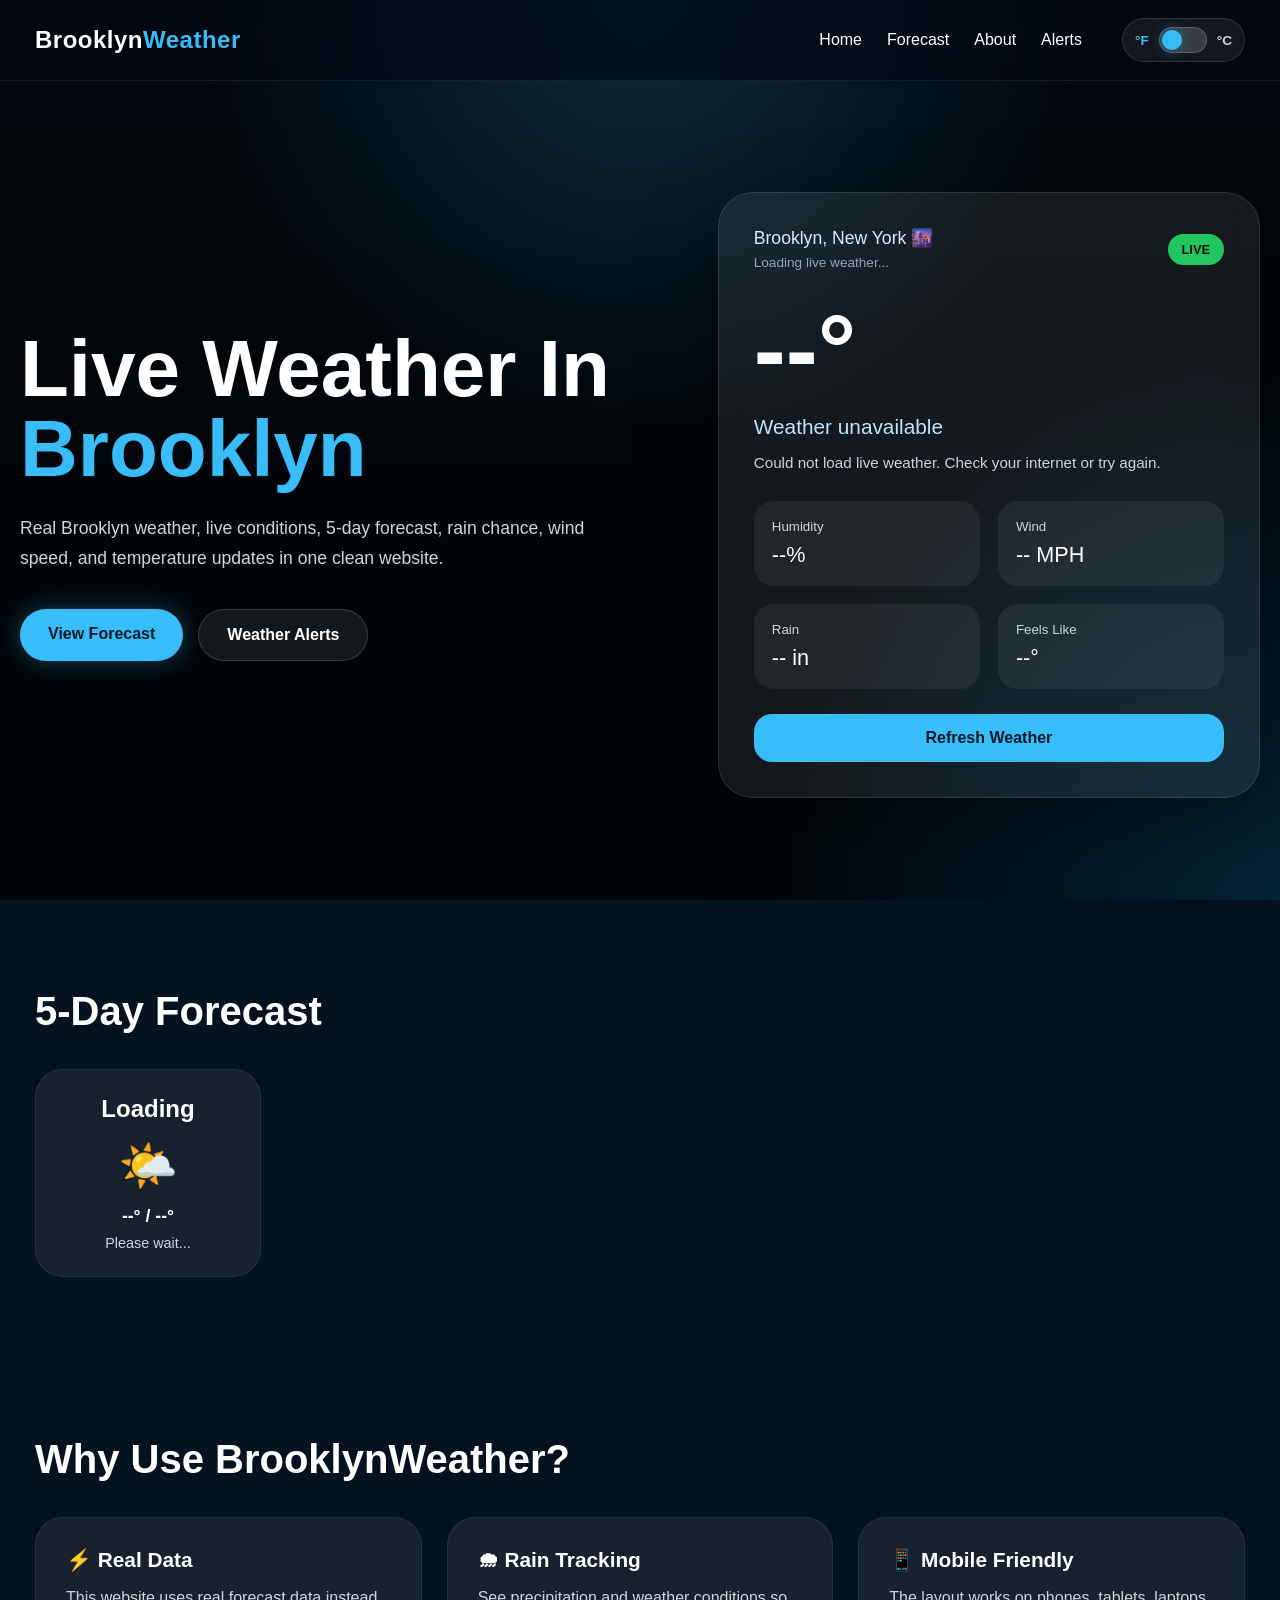
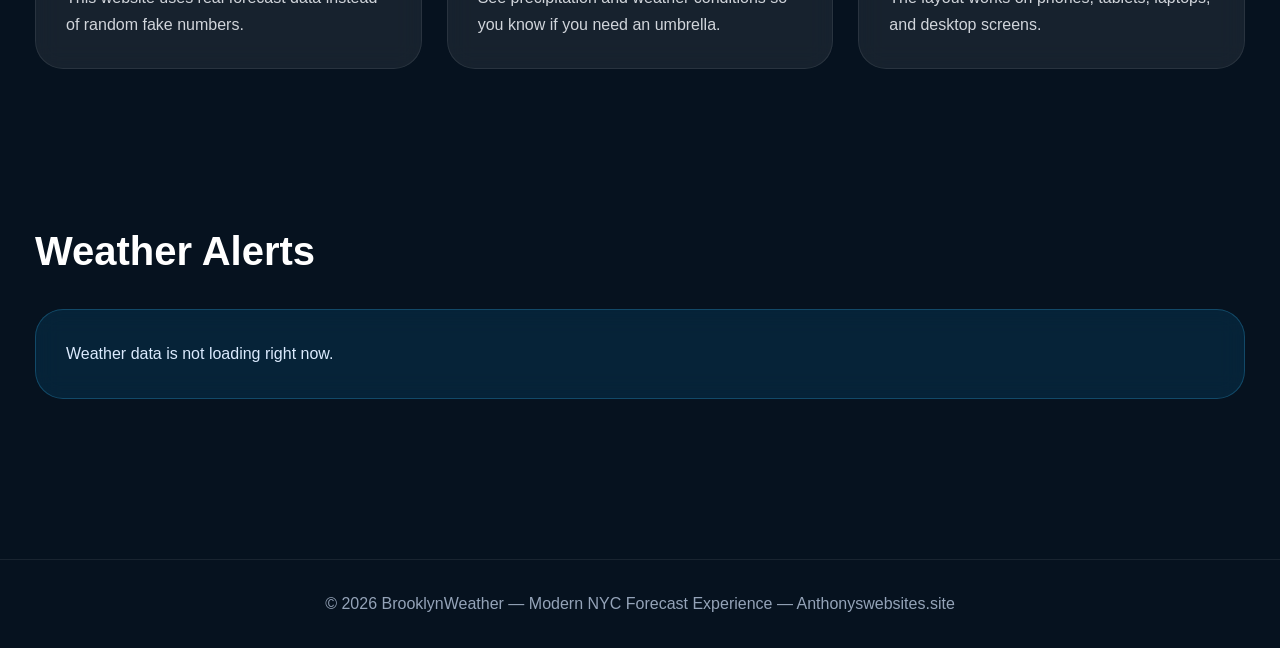
<file: index.html>
<!DOCTYPE html>
<html lang="en">
<head>
<meta charset="UTF-8" />
<meta name="viewport" content="width=device-width, initial-scale=1.0"/>
<meta http-equiv="Content-Security-Policy" content="default-src 'self'; connect-src 'self' https://api.open-meteo.com; img-src 'self' https://images.ctfassets.net data:; style-src 'self' 'unsafe-inline' https://fonts.googleapis.com; font-src 'self' https://fonts.gstatic.com; script-src 'self' 'unsafe-inline'; base-uri 'self'; object-src 'none'; frame-ancestors 'none'; upgrade-insecure-requests;">

<title>Brooklyn Weather | Live NYC Forecast</title>
<meta name="description" content="Check live Brooklyn weather, temperature, wind, rain, feels-like conditions, alerts, and a 5-day forecast for Brooklyn, New York.">
<meta name="theme-color" content="#06121f">

<link rel="preconnect" href="https://fonts.googleapis.com">
<link rel="preconnect" href="https://fonts.gstatic.com" crossorigin>
  <link rel="icon" type="image/png" sizes="32x32" href="favicon.png">
  <link rel="icon" type="image/x-icon" href="favicon.png">
  <link rel="apple-touch-icon" href="favicon.png">

<link href="https://fonts.googleapis.com/css2?family=Inter:wght@300;400;600;700;800&display=swap" rel="stylesheet">

<style>
*{
  margin:0;
  padding:0;
  box-sizing:border-box;
}

html{
  scroll-behavior:smooth;
}

body{
  font-family:'Inter',sans-serif;
  background:#06121f;
  color:white;
  overflow-x:hidden;
}

.bg{
  position:fixed;
  inset:0;
  background:
    linear-gradient(rgba(0,0,0,.55),rgba(0,0,0,.78)),
    url('https://images.ctfassets.net/1aemqu6a6t65/4bV6HSFbVMv7fk7hYLPTQF/f4e92af77d820eed565eb4317e166395/Boardwalk-Coney-Island-Brooklyn-NYC-Photo-Brittany-Petronella.jpg');
  background-size:cover;
  background-position:center;
  z-index:-2;
}

.overlay{
  position:fixed;
  inset:0;
  background:
    radial-gradient(circle at top,#38bdf833,transparent 40%),
    radial-gradient(circle at bottom right,#0ea5e933,transparent 35%);
  z-index:-1;
}

nav{
  position:sticky;
  top:0;
  z-index:1000;
  backdrop-filter:blur(14px);
  background:rgba(3,7,18,.65);
  border-bottom:1px solid rgba(255,255,255,.08);
}

.nav-inner{
  max-width:1250px;
  margin:auto;
  display:flex;
  justify-content:space-between;
  align-items:center;
  padding:18px 20px;
}

.logo{
  font-size:1.5rem;
  font-weight:800;
  letter-spacing:.5px;
}

.logo span{
  color:#38bdf8;
}

.links{
  display:flex;
  gap:25px;
}

.links a{
  text-decoration:none;
  color:white;
  font-weight:500;
  transition:.25s;
}

.links a:hover{
  color:#38bdf8;
}

.hero{
  min-height:92vh;
  display:flex;
  align-items:center;
  justify-content:center;
  padding:40px 20px;
}

.hero-content{
  width:100%;
  max-width:1250px;
  display:grid;
  grid-template-columns:1.1fr .9fr;
  gap:35px;
  align-items:center;
}

.left h1{
  font-size:5rem;
  line-height:1;
  font-weight:800;
  margin-bottom:25px;
}

.left h1 span{
  color:#38bdf8;
}

.left p{
  color:#d1d5db;
  font-size:1.1rem;
  max-width:600px;
  line-height:1.7;
}

.hero-buttons{
  display:flex;
  gap:15px;
  margin-top:35px;
  flex-wrap:wrap;
}

.btn{
  display:inline-block;
  text-decoration:none;
  padding:16px 28px;
  border-radius:999px;
  border:none;
  cursor:pointer;
  font-size:1rem;
  font-weight:700;
  transition:.25s;
}

.primary{
  background:#38bdf8;
  color:#071827;
  box-shadow:0 0 25px #38bdf855;
}

.primary:hover{
  transform:translateY(-3px) scale(1.03);
}

.secondary{
  background:rgba(255,255,255,.08);
  color:white;
  border:1px solid rgba(255,255,255,.15);
}

.secondary:hover{
  background:rgba(255,255,255,.15);
}

.weather-card{
  background:rgba(255,255,255,.08);
  border:1px solid rgba(255,255,255,.1);
  border-radius:35px;
  padding:35px;
  backdrop-filter:blur(18px);
  box-shadow:0 25px 80px rgba(0,0,0,.35);
}

.top{
  display:flex;
  justify-content:space-between;
  align-items:center;
  gap:15px;
  margin-bottom:25px;
}

.live{
  background:#22c55e;
  color:#02140a;
  padding:8px 14px;
  border-radius:999px;
  font-size:.8rem;
  font-weight:800;
}

.city{
  font-size:1.1rem;
  color:#dbeafe;
}

.updated{
  margin-top:6px;
  font-size:.85rem;
  color:#94a3b8;
}

.big-temp{
  font-size:6rem;
  font-weight:800;
  margin:10px 0;
}

.condition{
  font-size:1.3rem;
  color:#bae6fd;
}

.status{
  margin-top:15px;
  font-size:.95rem;
  color:#cbd5e1;
}

.stats{
  margin-top:30px;
  display:grid;
  grid-template-columns:1fr 1fr;
  gap:18px;
}

.stat{
  background:rgba(255,255,255,.06);
  border-radius:20px;
  padding:18px;
}

.stat small{
  color:#cbd5e1;
  display:block;
  margin-bottom:8px;
}

.stat .stat-value{
  font-size:1.35rem;
}

.refresh-btn{
  margin-top:25px;
  width:100%;
  padding:15px;
  border:none;
  border-radius:18px;
  cursor:pointer;
  background:#38bdf8;
  color:#071827;
  font-weight:800;
  font-size:1rem;
  transition:.25s;
}

.refresh-btn:hover{
  transform:translateY(-3px);
  box-shadow:0 0 20px #38bdf855;
}

.section{
  max-width:1250px;
  margin:auto;
  padding:80px 20px;
}

.section-title{
  font-size:2.5rem;
  margin-bottom:35px;
}

.forecast-grid{
  display:grid;
  grid-template-columns:repeat(5,1fr);
  gap:20px;
}

.day{
  background:rgba(255,255,255,.07);
  border:1px solid rgba(255,255,255,.08);
  border-radius:28px;
  padding:25px;
  text-align:center;
  backdrop-filter:blur(12px);
  transition:.25s;
}

.day:hover{
  transform:translateY(-8px);
  background:rgba(255,255,255,.12);
}

.day h2{
  margin-bottom:15px;
}

.icon{
  font-size:3rem;
  margin:12px 0;
}

.day-temp{
  font-size:1.1rem;
  font-weight:700;
}

.day-desc{
  margin-top:8px;
  color:#cbd5e1;
  font-size:.9rem;
}

.info-grid{
  display:grid;
  grid-template-columns:repeat(3,1fr);
  gap:25px;
}

.info-card{
  background:rgba(255,255,255,.07);
  padding:30px;
  border-radius:28px;
  border:1px solid rgba(255,255,255,.08);
  backdrop-filter:blur(12px);
}

.info-card h3{
  margin-bottom:12px;
  font-size:1.3rem;
}

.info-card p{
  color:#d1d5db;
  line-height:1.7;
}

.alert-box{
  background:rgba(14,165,233,.12);
  border:1px solid rgba(56,189,248,.25);
  padding:30px;
  border-radius:28px;
  line-height:1.7;
  color:#dbeafe;
  backdrop-filter:blur(12px);
}

footer{
  margin-top:80px;
  border-top:1px solid rgba(255,255,255,.08);
  padding:35px 20px;
  text-align:center;
  color:#94a3b8;
}

@media(max-width:1000px){
  .hero-content{
    grid-template-columns:1fr;
  }

  .left h1{
    font-size:3.7rem;
  }

  .forecast-grid{
    grid-template-columns:1fr 1fr;
  }

  .info-grid{
    grid-template-columns:1fr;
  }
}

@media(max-width:600px){
  .links{
    display:none;
  }

  .left h1{
    font-size:3rem;
  }

  .big-temp{
    font-size:4.5rem;
  }

  .forecast-grid{
    grid-template-columns:1fr;
  }

  .stats{
    grid-template-columns:1fr;
  }

  .hero{
    padding-top:25px;
  }

  .weather-card{
    padding:25px;
  }
}

.unit-toggle{
  display:flex;
  align-items:center;
  gap:10px;
  margin-left:20px;
  padding:8px 12px;
  border:1px solid rgba(255,255,255,.12);
  border-radius:999px;
  background:rgba(255,255,255,.07);
}

.unit-label{
  font-size:.85rem;
  font-weight:800;
  color:#cbd5e1;
}

.unit-label.active{
  color:#38bdf8;
}

.switch{
  position:relative;
  width:48px;
  height:26px;
  display:inline-block;
}

.switch input{
  opacity:0;
  width:0;
  height:0;
}

.slider{
  position:absolute;
  inset:0;
  cursor:pointer;
  background:rgba(255,255,255,.16);
  border:1px solid rgba(255,255,255,.18);
  border-radius:999px;
  transition:.25s;
}

.slider:before{
  content:"";
  position:absolute;
  width:20px;
  height:20px;
  left:2px;
  top:2px;
  background:#38bdf8;
  border-radius:50%;
  transition:.25s;
  box-shadow:0 0 12px #38bdf866;
}

.switch input:checked + .slider{
  background:rgba(56,189,248,.2);
}

.switch input:checked + .slider:before{
  transform:translateX(22px);
}

.nav-right{
  display:flex;
  align-items:center;
  gap:20px;
}

@media(max-width:700px){
  .nav-right{
    gap:10px;
  }

  .unit-toggle{
    margin-left:0;
    padding:7px 9px;
    gap:7px;
  }

  .unit-label{
    font-size:.75rem;
  }

  .switch{
    width:42px;
    height:24px;
  }

  .slider:before{
    width:18px;
    height:18px;
  }

  .switch input:checked + .slider:before{
    transform:translateX(18px);
  }
}

</style>
</head>

<body>

<div class="bg"></div>
<div class="overlay"></div>

<nav>
  <div class="nav-inner">
    <div class="logo">Brooklyn<span>Weather</span></div>

    <div class="nav-right">
      <div class="links">
        <a href="#home">Home</a>
        <a href="#forecast">Forecast</a>
        <a href="#about">About</a>
        <a href="#alerts">Alerts</a>
      </div>

      <div class="unit-toggle" aria-label="Temperature unit switch">
        <span class="unit-label active" id="fahrenheitLabel">°F</span>
        <label class="switch">
          <input type="checkbox" id="unitSwitch" aria-label="Switch between Fahrenheit and Celsius">
          <span class="slider"></span>
        </label>
        <span class="unit-label" id="celsiusLabel">°C</span>
      </div>
    </div>
  </div>
</nav>

<section class="hero" id="home">
  <div class="hero-content">

    <div class="left">
      <h1>
        Live Weather In <span>Brooklyn</span>
      </h1>

      <p>
        Real Brooklyn weather, live conditions, 5-day forecast,
        rain chance, wind speed, and temperature updates in one clean website.
      </p>

      <div class="hero-buttons">
        <a href="#forecast" class="btn primary">View Forecast</a>
        <a href="#alerts" class="btn secondary">Weather Alerts</a>
      </div>
    </div>

    <div class="weather-card">
      <div class="top">
        <div>
          <div class="city">Brooklyn, New York 🌆</div>
          <div class="updated" id="updated">Loading live weather...</div>
        </div>

        <div class="live">LIVE</div>
      </div>

      <div class="big-temp" id="temp">--°</div>

      <div class="condition" id="condition">
        Loading...
      </div>

      <div class="status" id="status">
        Getting Brooklyn weather data...
      </div>

      <div class="stats">
        <div class="stat">
          <small>Humidity</small>
          <div class="stat-value" id="humidity">--%</div>
        </div>

        <div class="stat">
          <small>Wind</small>
          <div class="stat-value" id="wind">-- MPH</div>
        </div>

        <div class="stat">
          <small>Rain</small>
          <div class="stat-value" id="rain">-- in</div>
        </div>

        <div class="stat">
          <small>Feels Like</small>
          <div class="stat-value" id="feels">--°</div>
        </div>
      </div>

      <button class="refresh-btn" onclick="getWeather()">
        Refresh Weather
      </button>
    </div>

  </div>
</section>

<section class="section" id="forecast">
  <h1 class="section-title">5-Day Forecast</h1>

  <div class="forecast-grid" id="forecastGrid">
    <div class="day">
      <h2>Loading</h2>
      <div class="icon">🌤️</div>
      <div class="day-temp">--° / --°</div>
      <div class="day-desc">Please wait...</div>
    </div>
  </div>
</section>

<section class="section" id="about">
  <h1 class="section-title">Why Use BrooklynWeather?</h1>

  <div class="info-grid">
    <div class="info-card">
      <h3>⚡ Real Data</h3>
      <p>
        This website uses real forecast data instead of random fake numbers.
      </p>
    </div>

    <div class="info-card">
      <h3>🌧 Rain Tracking</h3>
      <p>
        See precipitation and weather conditions so you know if you need an umbrella.
      </p>
    </div>

    <div class="info-card">
      <h3>📱 Mobile Friendly</h3>
      <p>
        The layout works on phones, tablets, laptops, and desktop screens.
      </p>
    </div>
  </div>
</section>

<section class="section" id="alerts">
  <h1 class="section-title">Weather Alerts</h1>

  <div class="alert-box" id="alertBox">
    Checking Brooklyn conditions...
  </div>
</section>

<footer>
  © 2026 BrooklynWeather — Modern NYC Forecast Experience — Anthonyswebsites.site
</footer>

<script>
const API_URL =
  "https://api.open-meteo.com/v1/forecast?latitude=40.6782&longitude=-73.9442&current=temperature_2m,relative_humidity_2m,apparent_temperature,precipitation,weather_code,wind_speed_10m&daily=weather_code,temperature_2m_max,temperature_2m_min,precipitation_sum&temperature_unit=fahrenheit&wind_speed_unit=mph&precipitation_unit=inch&timezone=America%2FNew_York";

let weatherData = null;
let currentUnit = localStorage.getItem("weatherUnit") || "F";

const weatherCodes = {
  0: ["☀️", "Clear Sky"],
  1: ["🌤️", "Mainly Clear"],
  2: ["⛅", "Partly Cloudy"],
  3: ["☁️", "Cloudy"],
  45: ["🌫️", "Foggy"],
  48: ["🌫️", "Foggy"],
  51: ["🌦️", "Light Drizzle"],
  53: ["🌦️", "Drizzle"],
  55: ["🌧️", "Heavy Drizzle"],
  61: ["🌧️", "Light Rain"],
  63: ["🌧️", "Rain"],
  65: ["🌧️", "Heavy Rain"],
  71: ["🌨️", "Light Snow"],
  73: ["🌨️", "Snow"],
  75: ["❄️", "Heavy Snow"],
  80: ["🌦️", "Rain Showers"],
  81: ["🌧️", "Rain Showers"],
  82: ["⛈️", "Heavy Showers"],
  95: ["⛈️", "Thunderstorm"],
  96: ["⛈️", "Thunderstorm"],
  99: ["⛈️", "Severe Thunderstorm"]
};

function getWeatherIcon(code){
  return weatherCodes[code] || ["🌤️", "Weather Update"];
}

function getDayName(dateString){
  const date = new Date(dateString + "T12:00:00");
  return date.toLocaleDateString("en-US", { weekday: "short" });
}

function getFullDate(dateString){
  const date = new Date(dateString + "T12:00:00");
  return date.toLocaleDateString("en-US", {
    month: "short",
    day: "numeric"
  });
}

function toCelsius(fahrenheit){
  return (fahrenheit - 32) * 5 / 9;
}

function formatTemp(fahrenheit){
  if(currentUnit === "C"){
    return Math.round(toCelsius(fahrenheit)) + "°C";
  }

  return Math.round(fahrenheit) + "°F";
}

function updateUnitUI(){
  const unitSwitch = document.getElementById("unitSwitch");
  const fahrenheitLabel = document.getElementById("fahrenheitLabel");
  const celsiusLabel = document.getElementById("celsiusLabel");

  if(unitSwitch){
    unitSwitch.checked = currentUnit === "C";
  }

  if(fahrenheitLabel && celsiusLabel){
    fahrenheitLabel.classList.toggle("active", currentUnit === "F");
    celsiusLabel.classList.toggle("active", currentUnit === "C");
  }
}

function renderWeather(){
  if(!weatherData){
    return;
  }

  const current = weatherData.current;
  const daily = weatherData.daily;
  const currentWeather = getWeatherIcon(current.weather_code);

  document.getElementById("temp").textContent = formatTemp(current.temperature_2m);
  document.getElementById("condition").textContent = currentWeather[0] + " " + currentWeather[1];
  document.getElementById("humidity").textContent = current.relative_humidity_2m + "%";
  document.getElementById("wind").textContent = Math.round(current.wind_speed_10m) + " MPH";
  document.getElementById("rain").textContent = current.precipitation + " in";
  document.getElementById("feels").textContent = formatTemp(current.apparent_temperature);

  document.getElementById("updated").textContent =
    "Updated: " + new Date(current.time).toLocaleString("en-US", {
      month:"short",
      day:"numeric",
      hour:"numeric",
      minute:"2-digit"
    });

  document.getElementById("status").textContent = "Live Brooklyn weather loaded successfully.";

  const forecastGrid = document.getElementById("forecastGrid");
  forecastGrid.innerHTML = "";

  for(let i = 0; i < 5; i++){
    const weather = getWeatherIcon(daily.weather_code[i]);
    const max = daily.temperature_2m_max[i];
    const min = daily.temperature_2m_min[i];
    const rain = daily.precipitation_sum[i];

    forecastGrid.innerHTML += `
      <div class="day">
        <h2>${getDayName(daily.time[i])}</h2>
        <p>${getFullDate(daily.time[i])}</p>
        <div class="icon">${weather[0]}</div>
        <div class="day-temp">${formatTemp(max)} / ${formatTemp(min)}</div>
        <div class="day-desc">${weather[1]}</div>
        <div class="day-desc">Rain: ${rain} in</div>
      </div>
    `;
  }

  const rainToday = daily.precipitation_sum[0];
  const windNow = current.wind_speed_10m;
  const codeNow = current.weather_code;
  const alertBox = document.getElementById("alertBox");

  if(codeNow >= 95){
    alertBox.textContent = "⛈️ Thunderstorm conditions are possible in Brooklyn. Stay safe and check local alerts.";
  } else if(rainToday > 0.1){
    alertBox.textContent = "🌧️ Rain is possible today in Brooklyn. Bring an umbrella.";
  } else if(windNow > 20){
    alertBox.textContent = "💨 It is windy in Brooklyn today. Be careful outside.";
  } else {
    alertBox.textContent = "✅ No major weather alert right now for Brooklyn.";
  }
}

async function getWeather(){
  const status = document.getElementById("status");
  const alertBox = document.getElementById("alertBox");

  try{
    status.textContent = "Updating weather...";
    alertBox.textContent = "Checking Brooklyn conditions...";

    const response = await fetch(API_URL);

    if(!response.ok){
      throw new Error("Weather API failed");
    }

    const data = await response.json();

    if(!data.current || !data.daily){
      throw new Error("Missing weather data");
    }

    weatherData = data;
    renderWeather();

  } catch(error){
    console.log(error);

    status.textContent = "Could not load live weather. Check your internet or try again.";
    alertBox.textContent = "Weather data is not loading right now.";
    document.getElementById("condition").textContent = "Weather unavailable";
  }
}

document.addEventListener("DOMContentLoaded", function(){
  const unitSwitch = document.getElementById("unitSwitch");

  updateUnitUI();

  if(unitSwitch){
    unitSwitch.addEventListener("change", function(){
      currentUnit = unitSwitch.checked ? "C" : "F";
      localStorage.setItem("weatherUnit", currentUnit);
      updateUnitUI();
      renderWeather();
    });
  }

  getWeather();
});
</script>

</body>
</html>
</file>
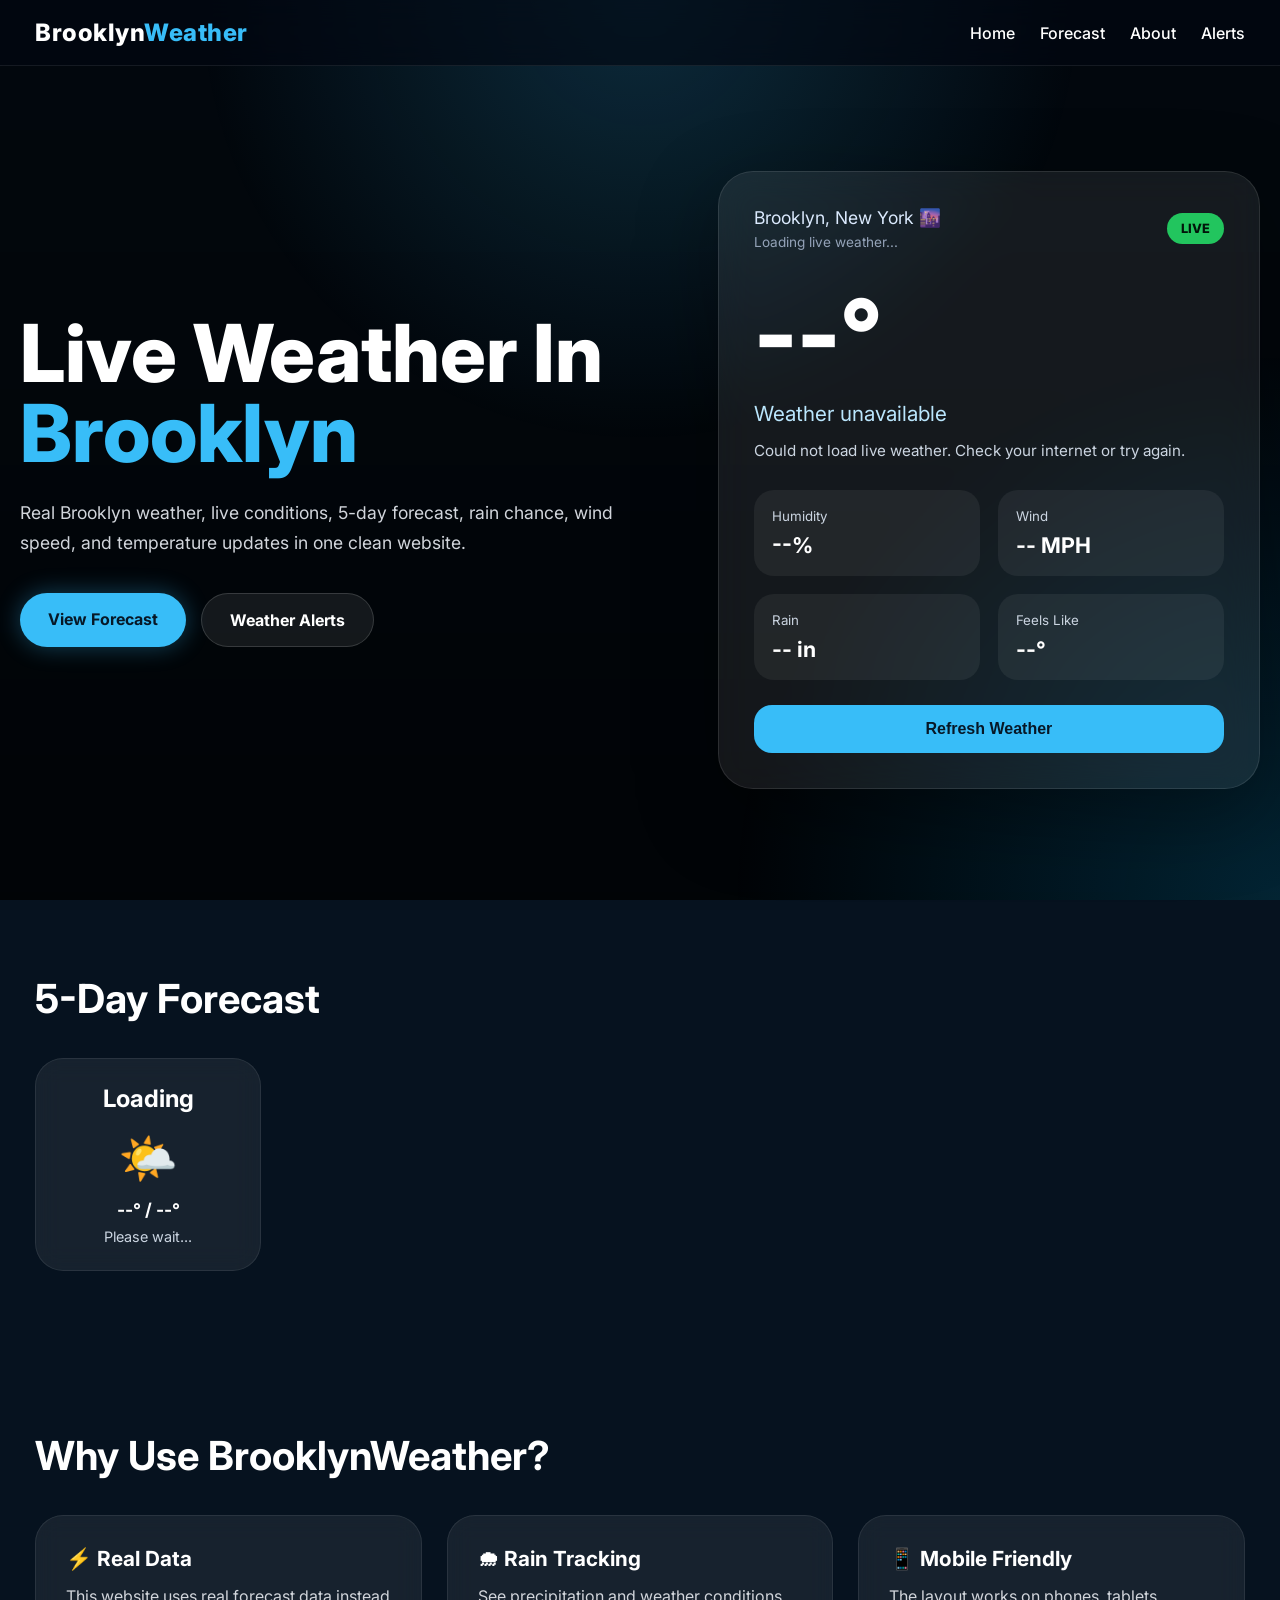
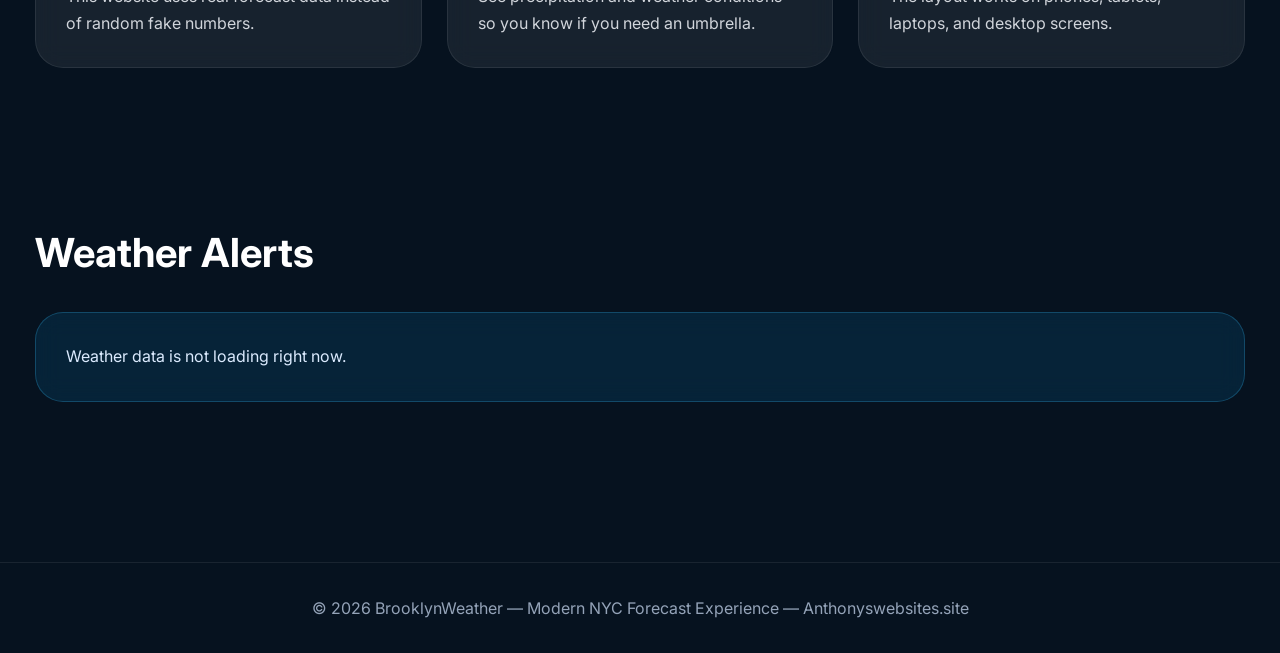
<file: idndww.html>
<!DOCTYPE html>
<html lang="en">
<head>
<meta charset="UTF-8" />
<meta name="viewport" content="width=device-width, initial-scale=1.0"/>

<title>Brooklyn Weather</title>

<link rel="preconnect" href="https://fonts.googleapis.com">
<link rel="preconnect" href="https://fonts.gstatic.com" crossorigin>

<link href="https://fonts.googleapis.com/css2?family=Inter:wght@300;400;600;700;800&display=swap" rel="stylesheet">

<style>
*{
  margin:0;
  padding:0;
  box-sizing:border-box;
}

html{
  scroll-behavior:smooth;
}

body{
  font-family:'Inter',sans-serif;
  background:#06121f;
  color:white;
  overflow-x:hidden;
}

.bg{
  position:fixed;
  inset:0;
  background:
    linear-gradient(rgba(0,0,0,.55),rgba(0,0,0,.78)),
    url('https://images.ctfassets.net/1aemqu6a6t65/4bV6HSFbVMv7fk7hYLPTQF/f4e92af77d820eed565eb4317e166395/Boardwalk-Coney-Island-Brooklyn-NYC-Photo-Brittany-Petronella.jpg');
  background-size:cover;
  background-position:center;
  z-index:-2;
}

.overlay{
  position:fixed;
  inset:0;
  background:
    radial-gradient(circle at top,#38bdf833,transparent 40%),
    radial-gradient(circle at bottom right,#0ea5e933,transparent 35%);
  z-index:-1;
}

nav{
  position:sticky;
  top:0;
  z-index:1000;
  backdrop-filter:blur(14px);
  background:rgba(3,7,18,.65);
  border-bottom:1px solid rgba(255,255,255,.08);
}

.nav-inner{
  max-width:1250px;
  margin:auto;
  display:flex;
  justify-content:space-between;
  align-items:center;
  padding:18px 20px;
}

.logo{
  font-size:1.5rem;
  font-weight:800;
  letter-spacing:.5px;
}

.logo span{
  color:#38bdf8;
}

.links{
  display:flex;
  gap:25px;
}

.links a{
  text-decoration:none;
  color:white;
  font-weight:500;
  transition:.25s;
}

.links a:hover{
  color:#38bdf8;
}

.hero{
  min-height:92vh;
  display:flex;
  align-items:center;
  justify-content:center;
  padding:40px 20px;
}

.hero-content{
  width:100%;
  max-width:1250px;
  display:grid;
  grid-template-columns:1.1fr .9fr;
  gap:35px;
  align-items:center;
}

.left h1{
  font-size:5rem;
  line-height:1;
  font-weight:800;
  margin-bottom:25px;
}

.left h1 span{
  color:#38bdf8;
}

.left p{
  color:#d1d5db;
  font-size:1.1rem;
  max-width:600px;
  line-height:1.7;
}

.hero-buttons{
  display:flex;
  gap:15px;
  margin-top:35px;
  flex-wrap:wrap;
}

.btn{
  display:inline-block;
  text-decoration:none;
  padding:16px 28px;
  border-radius:999px;
  border:none;
  cursor:pointer;
  font-size:1rem;
  font-weight:700;
  transition:.25s;
}

.primary{
  background:#38bdf8;
  color:#071827;
  box-shadow:0 0 25px #38bdf855;
}

.primary:hover{
  transform:translateY(-3px) scale(1.03);
}

.secondary{
  background:rgba(255,255,255,.08);
  color:white;
  border:1px solid rgba(255,255,255,.15);
}

.secondary:hover{
  background:rgba(255,255,255,.15);
}

.weather-card{
  background:rgba(255,255,255,.08);
  border:1px solid rgba(255,255,255,.1);
  border-radius:35px;
  padding:35px;
  backdrop-filter:blur(18px);
  box-shadow:0 25px 80px rgba(0,0,0,.35);
}

.top{
  display:flex;
  justify-content:space-between;
  align-items:center;
  gap:15px;
  margin-bottom:25px;
}

.live{
  background:#22c55e;
  color:#02140a;
  padding:8px 14px;
  border-radius:999px;
  font-size:.8rem;
  font-weight:800;
}

.city{
  font-size:1.1rem;
  color:#dbeafe;
}

.updated{
  margin-top:6px;
  font-size:.85rem;
  color:#94a3b8;
}

.big-temp{
  font-size:6rem;
  font-weight:800;
  margin:10px 0;
}

.condition{
  font-size:1.3rem;
  color:#bae6fd;
}

.status{
  margin-top:15px;
  font-size:.95rem;
  color:#cbd5e1;
}

.stats{
  margin-top:30px;
  display:grid;
  grid-template-columns:1fr 1fr;
  gap:18px;
}

.stat{
  background:rgba(255,255,255,.06);
  border-radius:20px;
  padding:18px;
}

.stat small{
  color:#cbd5e1;
  display:block;
  margin-bottom:8px;
}

.stat h3{
  font-size:1.35rem;
}

.refresh-btn{
  margin-top:25px;
  width:100%;
  padding:15px;
  border:none;
  border-radius:18px;
  cursor:pointer;
  background:#38bdf8;
  color:#071827;
  font-weight:800;
  font-size:1rem;
  transition:.25s;
}

.refresh-btn:hover{
  transform:translateY(-3px);
  box-shadow:0 0 20px #38bdf855;
}

.section{
  max-width:1250px;
  margin:auto;
  padding:80px 20px;
}

.section-title{
  font-size:2.5rem;
  margin-bottom:35px;
}

.forecast-grid{
  display:grid;
  grid-template-columns:repeat(5,1fr);
  gap:20px;
}

.day{
  background:rgba(255,255,255,.07);
  border:1px solid rgba(255,255,255,.08);
  border-radius:28px;
  padding:25px;
  text-align:center;
  backdrop-filter:blur(12px);
  transition:.25s;
}

.day:hover{
  transform:translateY(-8px);
  background:rgba(255,255,255,.12);
}

.day h2{
  margin-bottom:15px;
}

.icon{
  font-size:3rem;
  margin:12px 0;
}

.day-temp{
  font-size:1.1rem;
  font-weight:700;
}

.day-desc{
  margin-top:8px;
  color:#cbd5e1;
  font-size:.9rem;
}

.info-grid{
  display:grid;
  grid-template-columns:repeat(3,1fr);
  gap:25px;
}

.info-card{
  background:rgba(255,255,255,.07);
  padding:30px;
  border-radius:28px;
  border:1px solid rgba(255,255,255,.08);
  backdrop-filter:blur(12px);
}

.info-card h3{
  margin-bottom:12px;
  font-size:1.3rem;
}

.info-card p{
  color:#d1d5db;
  line-height:1.7;
}

.alert-box{
  background:rgba(14,165,233,.12);
  border:1px solid rgba(56,189,248,.25);
  padding:30px;
  border-radius:28px;
  line-height:1.7;
  color:#dbeafe;
  backdrop-filter:blur(12px);
}

footer{
  margin-top:80px;
  border-top:1px solid rgba(255,255,255,.08);
  padding:35px 20px;
  text-align:center;
  color:#94a3b8;
}

@media(max-width:1000px){
  .hero-content{
    grid-template-columns:1fr;
  }

  .left h1{
    font-size:3.7rem;
  }

  .forecast-grid{
    grid-template-columns:1fr 1fr;
  }

  .info-grid{
    grid-template-columns:1fr;
  }
}

@media(max-width:600px){
  .links{
    display:none;
  }

  .left h1{
    font-size:3rem;
  }

  .big-temp{
    font-size:4.5rem;
  }

  .forecast-grid{
    grid-template-columns:1fr;
  }

  .stats{
    grid-template-columns:1fr;
  }

  .hero{
    padding-top:25px;
  }

  .weather-card{
    padding:25px;
  }
}
</style>
</head>

<body>

<div class="bg"></div>
<div class="overlay"></div>

<nav>
  <div class="nav-inner">
    <div class="logo">Brooklyn<span>Weather</span></div>

    <div class="links">
      <a href="#home">Home</a>
      <a href="#forecast">Forecast</a>
      <a href="#about">About</a>
      <a href="#alerts">Alerts</a>
    </div>
  </div>
</nav>

<section class="hero" id="home">
  <div class="hero-content">

    <div class="left">
      <h1>
        Live Weather In <span>Brooklyn</span>
      </h1>

      <p>
        Real Brooklyn weather, live conditions, 5-day forecast,
        rain chance, wind speed, and temperature updates in one clean website.
      </p>

      <div class="hero-buttons">
        <a href="#forecast" class="btn primary">View Forecast</a>
        <a href="#alerts" class="btn secondary">Weather Alerts</a>
      </div>
    </div>

    <div class="weather-card">
      <div class="top">
        <div>
          <div class="city">Brooklyn, New York 🌆</div>
          <div class="updated" id="updated">Loading live weather...</div>
        </div>

        <div class="live">LIVE</div>
      </div>

      <div class="big-temp" id="temp">--°</div>

      <div class="condition" id="condition">
        Loading...
      </div>

      <div class="status" id="status">
        Getting Brooklyn weather data...
      </div>

      <div class="stats">
        <div class="stat">
          <small>Humidity</small>
          <h3 id="humidity">--%</h3>
        </div>

        <div class="stat">
          <small>Wind</small>
          <h3 id="wind">-- MPH</h3>
        </div>

        <div class="stat">
          <small>Rain</small>
          <h3 id="rain">-- in</h3>
        </div>

        <div class="stat">
          <small>Feels Like</small>
          <h3 id="feels">--°</h3>
        </div>
      </div>

      <button class="refresh-btn" onclick="getWeather()">
        Refresh Weather
      </button>
    </div>

  </div>
</section>

<section class="section" id="forecast">
  <h1 class="section-title">5-Day Forecast</h1>

  <div class="forecast-grid" id="forecastGrid">
    <div class="day">
      <h2>Loading</h2>
      <div class="icon">🌤️</div>
      <div class="day-temp">--° / --°</div>
      <div class="day-desc">Please wait...</div>
    </div>
  </div>
</section>

<section class="section" id="about">
  <h1 class="section-title">Why Use BrooklynWeather?</h1>

  <div class="info-grid">
    <div class="info-card">
      <h3>⚡ Real Data</h3>
      <p>
        This website uses real forecast data instead of random fake numbers.
      </p>
    </div>

    <div class="info-card">
      <h3>🌧 Rain Tracking</h3>
      <p>
        See precipitation and weather conditions so you know if you need an umbrella.
      </p>
    </div>

    <div class="info-card">
      <h3>📱 Mobile Friendly</h3>
      <p>
        The layout works on phones, tablets, laptops, and desktop screens.
      </p>
    </div>
  </div>
</section>

<section class="section" id="alerts">
  <h1 class="section-title">Weather Alerts</h1>

  <div class="alert-box" id="alertBox">
    Checking Brooklyn conditions...
  </div>
</section>

<footer>
  © 2026 BrooklynWeather — Modern NYC Forecast Experience — Anthonyswebsites.site
</footer>

<script>
const API_URL =
  "https://api.open-meteo.com/v1/forecast?latitude=40.6782&longitude=-73.9442&current=temperature_2m,relative_humidity_2m,apparent_temperature,precipitation,weather_code,wind_speed_10m&daily=weather_code,temperature_2m_max,temperature_2m_min,precipitation_sum&temperature_unit=fahrenheit&wind_speed_unit=mph&precipitation_unit=inch&timezone=America%2FNew_York";

const weatherCodes = {
  0: ["☀️", "Clear Sky"],
  1: ["🌤️", "Mainly Clear"],
  2: ["⛅", "Partly Cloudy"],
  3: ["☁️", "Cloudy"],
  45: ["🌫️", "Foggy"],
  48: ["🌫️", "Foggy"],
  51: ["🌦️", "Light Drizzle"],
  53: ["🌦️", "Drizzle"],
  55: ["🌧️", "Heavy Drizzle"],
  61: ["🌧️", "Light Rain"],
  63: ["🌧️", "Rain"],
  65: ["🌧️", "Heavy Rain"],
  71: ["🌨️", "Light Snow"],
  73: ["🌨️", "Snow"],
  75: ["❄️", "Heavy Snow"],
  80: ["🌦️", "Rain Showers"],
  81: ["🌧️", "Rain Showers"],
  82: ["⛈️", "Heavy Showers"],
  95: ["⛈️", "Thunderstorm"],
  96: ["⛈️", "Thunderstorm"],
  99: ["⛈️", "Severe Thunderstorm"]
};

function getWeatherIcon(code){
  return weatherCodes[code] || ["🌤️", "Weather Update"];
}

function getDayName(dateString){
  const date = new Date(dateString + "T12:00:00");
  return date.toLocaleDateString("en-US", { weekday: "short" });
}

function getFullDate(dateString){
  const date = new Date(dateString + "T12:00:00");
  return date.toLocaleDateString("en-US", {
    month: "short",
    day: "numeric"
  });
}

async function getWeather(){
  const status = document.getElementById("status");
  const alertBox = document.getElementById("alertBox");

  try{
    status.textContent = "Updating weather...";
    alertBox.textContent = "Checking Brooklyn conditions...";

    const response = await fetch(API_URL);

    if(!response.ok){
      throw new Error("Weather API failed");
    }

    const data = await response.json();

    const current = data.current;
    const daily = data.daily;

    const currentWeather = getWeatherIcon(current.weather_code);

    document.getElementById("temp").textContent =
      Math.round(current.temperature_2m) + "°";

    document.getElementById("condition").textContent =
      currentWeather[0] + " " + currentWeather[1];

    document.getElementById("humidity").textContent =
      current.relative_humidity_2m + "%";

    document.getElementById("wind").textContent =
      Math.round(current.wind_speed_10m) + " MPH";

    document.getElementById("rain").textContent =
      current.precipitation + " in";

    document.getElementById("feels").textContent =
      Math.round(current.apparent_temperature) + "°";

    document.getElementById("updated").textContent =
      "Updated: " + new Date(current.time).toLocaleString("en-US", {
        month:"short",
        day:"numeric",
        hour:"numeric",
        minute:"2-digit"
      });

    status.textContent = "Live Brooklyn weather loaded successfully.";

    const forecastGrid = document.getElementById("forecastGrid");
    forecastGrid.innerHTML = "";

    for(let i = 0; i < 5; i++){
      const code = daily.weather_code[i];
      const weather = getWeatherIcon(code);

      const max = Math.round(daily.temperature_2m_max[i]);
      const min = Math.round(daily.temperature_2m_min[i]);
      const rain = daily.precipitation_sum[i];

      forecastGrid.innerHTML += `
        <div class="day">
          <h2>${getDayName(daily.time[i])}</h2>
          <p>${getFullDate(daily.time[i])}</p>
          <div class="icon">${weather[0]}</div>
          <div class="day-temp">${max}° / ${min}°</div>
          <div class="day-desc">${weather[1]}</div>
          <div class="day-desc">Rain: ${rain} in</div>
        </div>
      `;
    }

    const rainToday = daily.precipitation_sum[0];
    const windNow = current.wind_speed_10m;
    const codeNow = current.weather_code;

    if(codeNow >= 95){
      alertBox.textContent =
        "⛈️ Thunderstorm conditions are possible in Brooklyn. Stay safe and check local alerts.";
    } else if(rainToday > 0.1){
      alertBox.textContent =
        "🌧️ Rain is possible today in Brooklyn. Bring an umbrella.";
    } else if(windNow > 20){
      alertBox.textContent =
        "💨 It is windy in Brooklyn today. Be careful outside.";
    } else {
      alertBox.textContent =
        "✅ No major weather alert right now for Brooklyn.";
    }

  } catch(error){
    console.log(error);

    status.textContent =
      "Could not load live weather. Check your internet or try again.";

    alertBox.textContent =
      "Weather data is not loading right now.";

    document.getElementById("condition").textContent = "Weather unavailable";
  }
}

getWeather();
</script>

</body>
</html>
</file>
